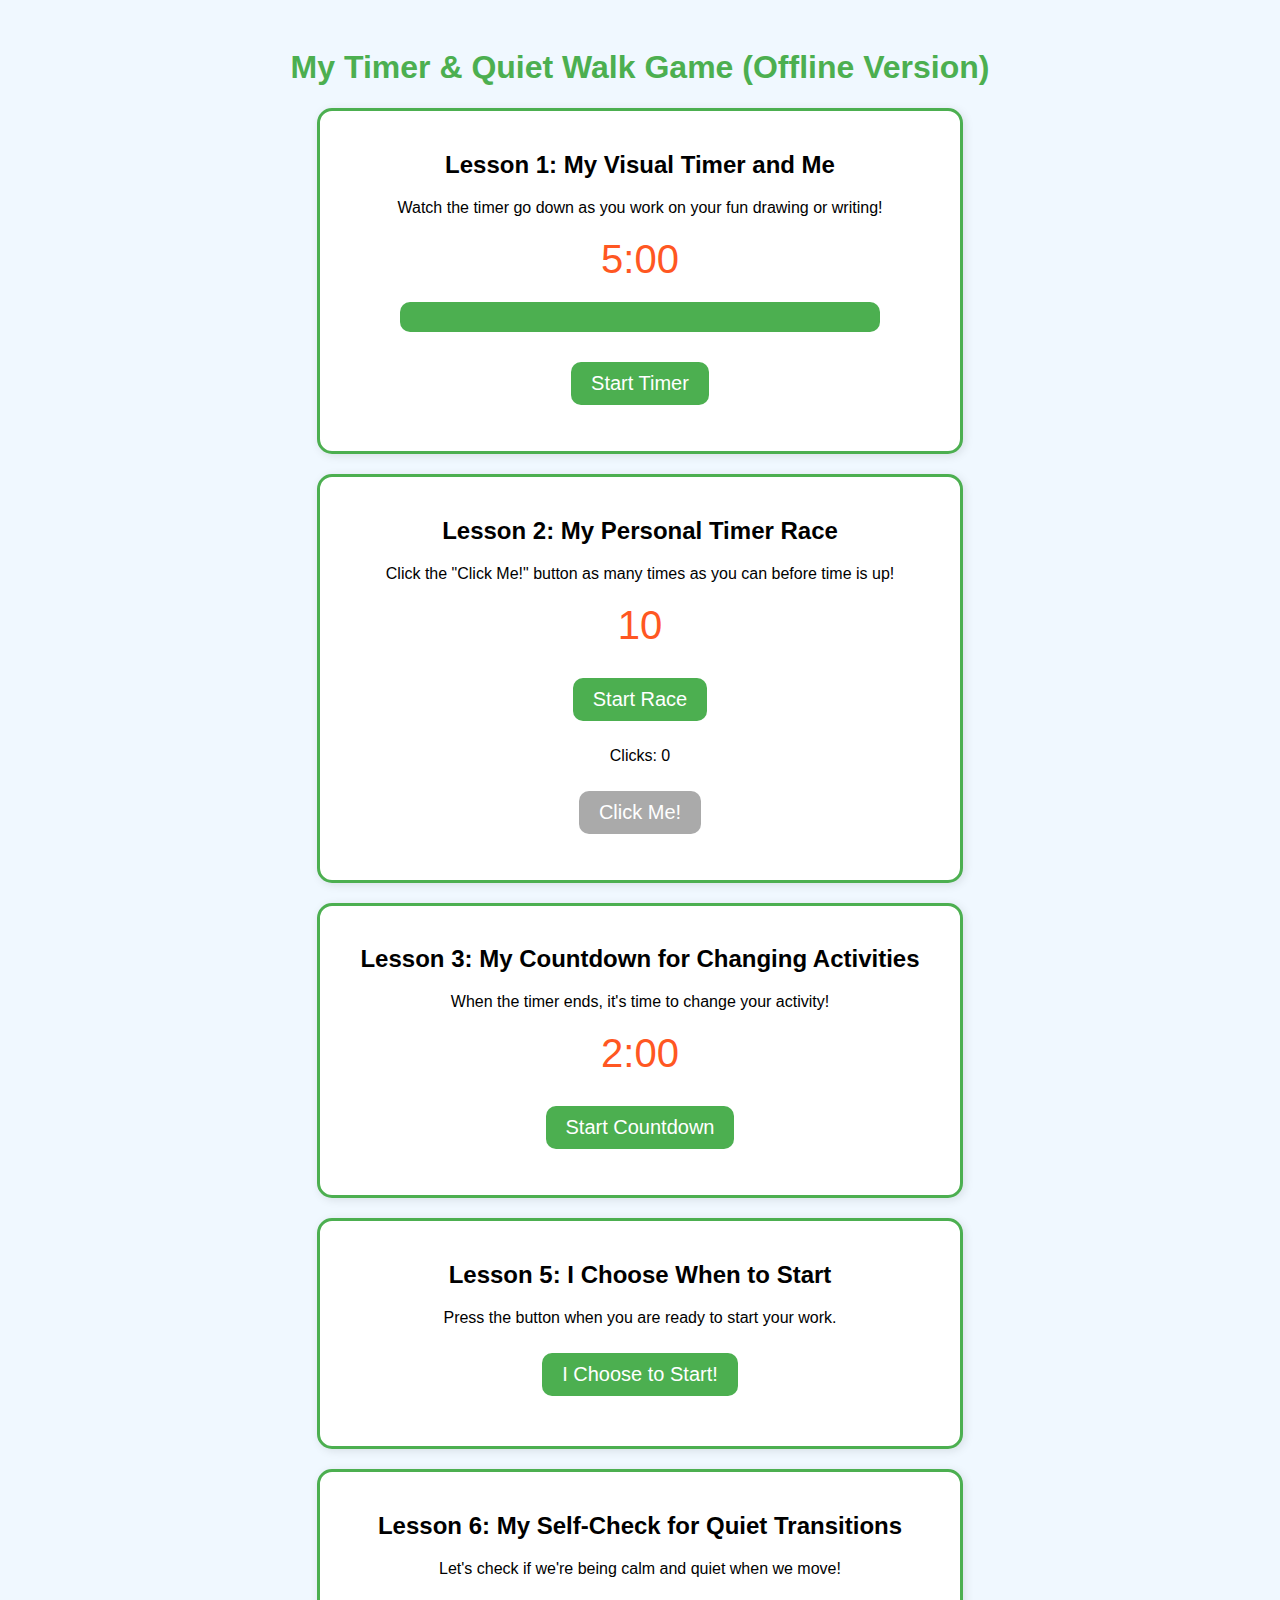
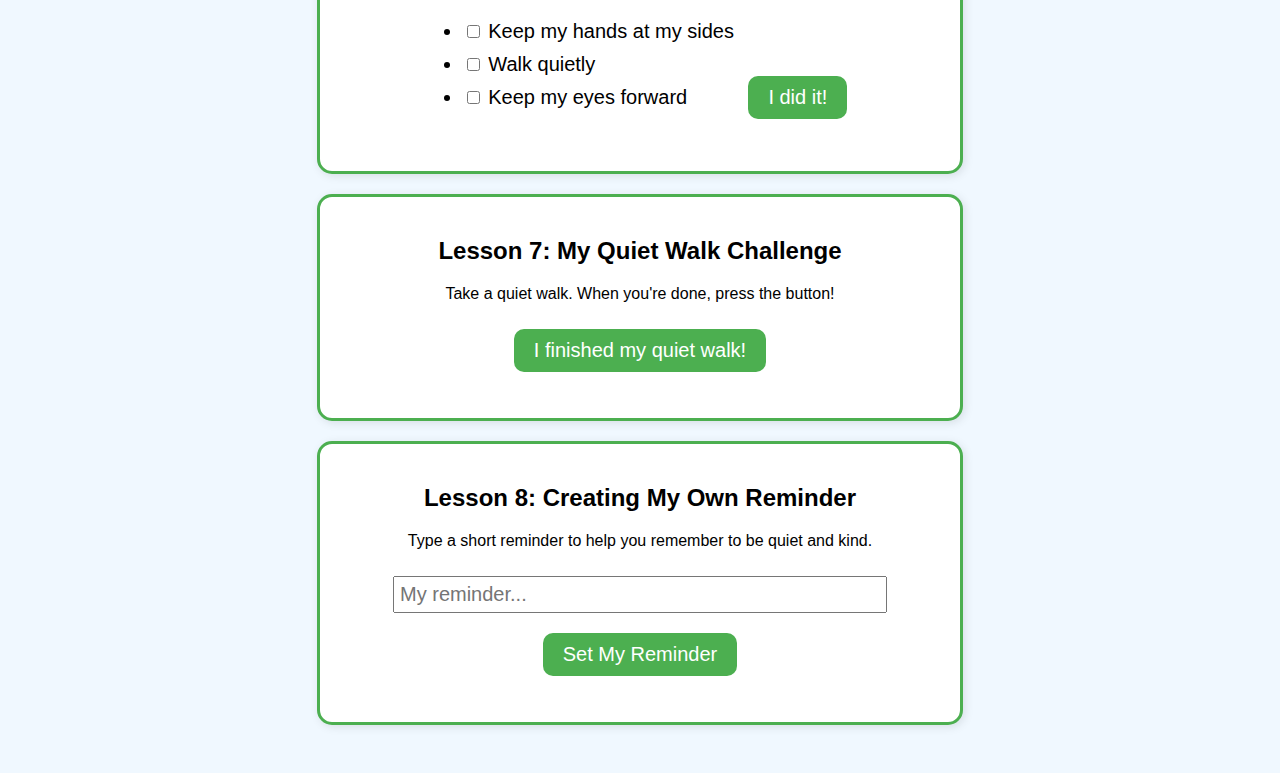
<file: offline.html>
<!DOCTYPE html>
<html lang="en">
<head>
  <meta charset="UTF-8">
  <title>My Timer & Quiet Walk Game (Offline Version)</title>
  <script>
    // All JavaScript code from script.js is now here
    let timer;
    function startVisualTimer() {
      let totalTime = 300;
      let timeLeft = totalTime;
      document.getElementById("timerDisplay").textContent = formatTime(timeLeft);
      document.getElementById("progress").style.width = "100%";
      clearInterval(timer);
      timer = setInterval(() => {
        timeLeft--;
        if (timeLeft < 0) {
          clearInterval(timer);
          document.getElementById("reflection1").textContent = "Time's up! Great job! Did you see how the timer helped you focus?";
        } else {
          document.getElementById("timerDisplay").textContent = formatTime(timeLeft);
          let progressWidth = (timeLeft / totalTime) * 100;
          document.getElementById("progress").style.width = progressWidth + "%";
          if (timeLeft === 30) {
            alert("Only 30 seconds left! Finish up your drawing or writing!");
          }
        }
      }, 1000);
    }

    function formatTime(seconds) {
      let min = Math.floor(seconds / 60);
      let sec = seconds % 60;
      return min + ":" + (sec < 10 ? "0" : "") + sec;
    }

    let raceTimer;
    let raceTime = 10;
    let clicks = 0;
    function startRace() {
      clicks = 0;
      document.getElementById("clickCount").textContent = clicks;
      document.getElementById("clickButton").disabled = false;
      document.getElementById("raceTimerDisplay").textContent = raceTime;
      clearInterval(raceTimer);
      raceTimer = setInterval(() => {
        raceTime--;
        document.getElementById("raceTimerDisplay").textContent = raceTime;
        if (raceTime <= 0) {
          clearInterval(raceTimer);
          document.getElementById("clickButton").disabled = true;
          document.getElementById("raceReflection").textContent = "Great job! You clicked " + clicks + " times!";
          raceTime = 10;
        }
      }, 1000);
    }

    function recordClick() {
      clicks++;
      document.getElementById("clickCount").textContent = clicks;
    }

    let countdownTimer;
    function startCountdown() {
      let countdownTime = 120;
      document.getElementById("countdownDisplay").textContent = formatTime(countdownTime);
      clearInterval(countdownTimer);
      countdownTimer = setInterval(() => {
        countdownTime--;
        if (countdownTime < 0) {
          clearInterval(countdownTimer);
          document.getElementById("activityMessage").textContent = "Time's up! Now, it's time for your next fun activity!";
        } else {
          document.getElementById("countdownDisplay").textContent = formatTime(countdownTime);
        }
      }, 1000);
    }

    let chooseTimer;
    function chooseStart() {
      document.getElementById("chooseTimerDisplay").textContent = "Your timer is on!";
      let chooseTime = 60;
      clearInterval(chooseTimer);
      chooseTimer = setInterval(() => {
        chooseTime--;
        if (chooseTime < 0) {
          clearInterval(chooseTimer);
          document.getElementById("chooseReflection").textContent = "Great job! You managed your time all by yourself!";
        } else {
          document.getElementById("chooseTimerDisplay").textContent = "Time left: " + chooseTime + " seconds";
        }
      }, 1000);
    }

    function selfCheck() {
      let c1 = document.getElementById("check1").checked;
      let c2 = document.getElementById("check2").checked;
      let c3 = document.getElementById("check3").checked;
      if (c1 && c2 && c3) {
        document.getElementById("selfCheckReflection").textContent = "Awesome! You did all your self-checks!";
      } else {
        document.getElementById("selfCheckReflection").textContent = "Try again! Check all the boxes to be sure.";
      }
    }

    function finishQuietWalk() {
      document.getElementById("quietWalkReflection").textContent = "Great job on your quiet walk! Keep being calm and steady!";
    }

    function setReminder() {
      let reminderText = document.getElementById("reminderInput").value;
      if (reminderText.trim() !== "") {
        document.getElementById("myReminder").textContent = "Your reminder: " + reminderText;
      } else {
        document.getElementById("myReminder").textContent = "Please type your reminder!";
      }
    }
  </script>
  <style>
    body {
      font-family: "Comic Sans MS", cursive, sans-serif;
      background-color: #f0f8ff;
      text-align: center;
      padding: 20px;
    }
    h1 {
      color: #4CAF50;
    }
    .lesson {
      border: 3px solid #4CAF50;
      border-radius: 15px;
      padding: 20px;
      margin: 20px auto;
      max-width: 600px;
      background-color: #ffffff;
      box-shadow: 2px 2px 10px rgba(0,0,0,0.1);
    }
    button {
      font-size: 20px;
      padding: 10px 20px;
      margin: 10px;
      background-color: #4CAF50;
      color: white;
      border: none;
      border-radius: 10px;
      cursor: pointer;
    }
    button:disabled {
      background-color: #aaa;
      cursor: not-allowed;
    }
    #timerDisplay, #raceTimerDisplay, #countdownDisplay, #chooseTimerDisplay {
      font-size: 40px;
      margin: 20px;
      color: #ff5722;
    }
    #progressBar {
      width: 80%;
      background-color: #ddd;
      border-radius: 10px;
      overflow: hidden;
      height: 30px;
      margin: 20px auto;
    }
    #progress {
      height: 100%;
      background-color: #4CAF50;
      width: 100%;
    }
    ul {
      text-align: left;
      display: inline-block;
    }
    li {
      font-size: 20px;
      margin: 10px 0;
    }
    input[type="text"] {
      font-size: 20px;
      padding: 5px;
      width: 80%;
      margin: 10px;
    }
  </style>
</head>
<body>
  <h1>My Timer & Quiet Walk Game (Offline Version)</h1>
  
  <div class="lesson" id="lesson1">
    <h2>Lesson 1: My Visual Timer and Me</h2>
    <p>Watch the timer go down as you work on your fun drawing or writing!</p>
    <div id="timerDisplay">5:00</div>
    <div id="progressBar"><div id="progress"></div></div>
    <button onclick="startVisualTimer()">Start Timer</button>
    <p id="reflection1"></p>
  </div>
  
  <div class="lesson" id="lesson2">
    <h2>Lesson 2: My Personal Timer Race</h2>
    <p>Click the "Click Me!" button as many times as you can before time is up!</p>
    <div id="raceTimerDisplay">10</div>
    <button onclick="startRace()">Start Race</button>
    <p>Clicks: <span id="clickCount">0</span></p>
    <button id="clickButton" onclick="recordClick()" disabled>Click Me!</button>
    <p id="raceReflection"></p>
  </div>
  
  <div class="lesson" id="lesson3">
    <h2>Lesson 3: My Countdown for Changing Activities</h2>
    <p>When the timer ends, it's time to change your activity!</p>
    <div id="countdownDisplay">2:00</div>
    <button onclick="startCountdown()">Start Countdown</button>
    <p id="activityMessage"></p>
  </div>
  
  <div class="lesson" id="lesson5">
    <h2>Lesson 5: I Choose When to Start</h2>
    <p>Press the button when you are ready to start your work.</p>
    <button onclick="chooseStart()">I Choose to Start!</button>
    <div id="chooseTimerDisplay"></div>
    <p id="chooseReflection"></p>
  </div>
  
  <div class="lesson" id="lesson6">
    <h2>Lesson 6: My Self-Check for Quiet Transitions</h2>
    <p>Let's check if we're being calm and quiet when we move!</p>
    <ul>
      <li><input type="checkbox" id="check1"> Keep my hands at my sides</li>
      <li><input type="checkbox" id="check2"> Walk quietly</li>
      <li><input type="checkbox" id="check3"> Keep my eyes forward</li>
    </ul>
    <button onclick="selfCheck()">I did it!</button>
    <p id="selfCheckReflection"></p>
  </div>
  
  <div class="lesson" id="lesson7">
    <h2>Lesson 7: My Quiet Walk Challenge</h2>
    <p>Take a quiet walk. When you're done, press the button!</p>
    <button onclick="finishQuietWalk()">I finished my quiet walk!</button>
    <p id="quietWalkReflection"></p>
  </div>
  
  <div class="lesson" id="lesson8">
    <h2>Lesson 8: Creating My Own Reminder</h2>
    <p>Type a short reminder to help you remember to be quiet and kind.</p>
    <input type="text" id="reminderInput" placeholder="My reminder...">
    <button onclick="setReminder()">Set My Reminder</button>
    <p id="myReminder"></p>
  </div>
</body>
</html>
</file>
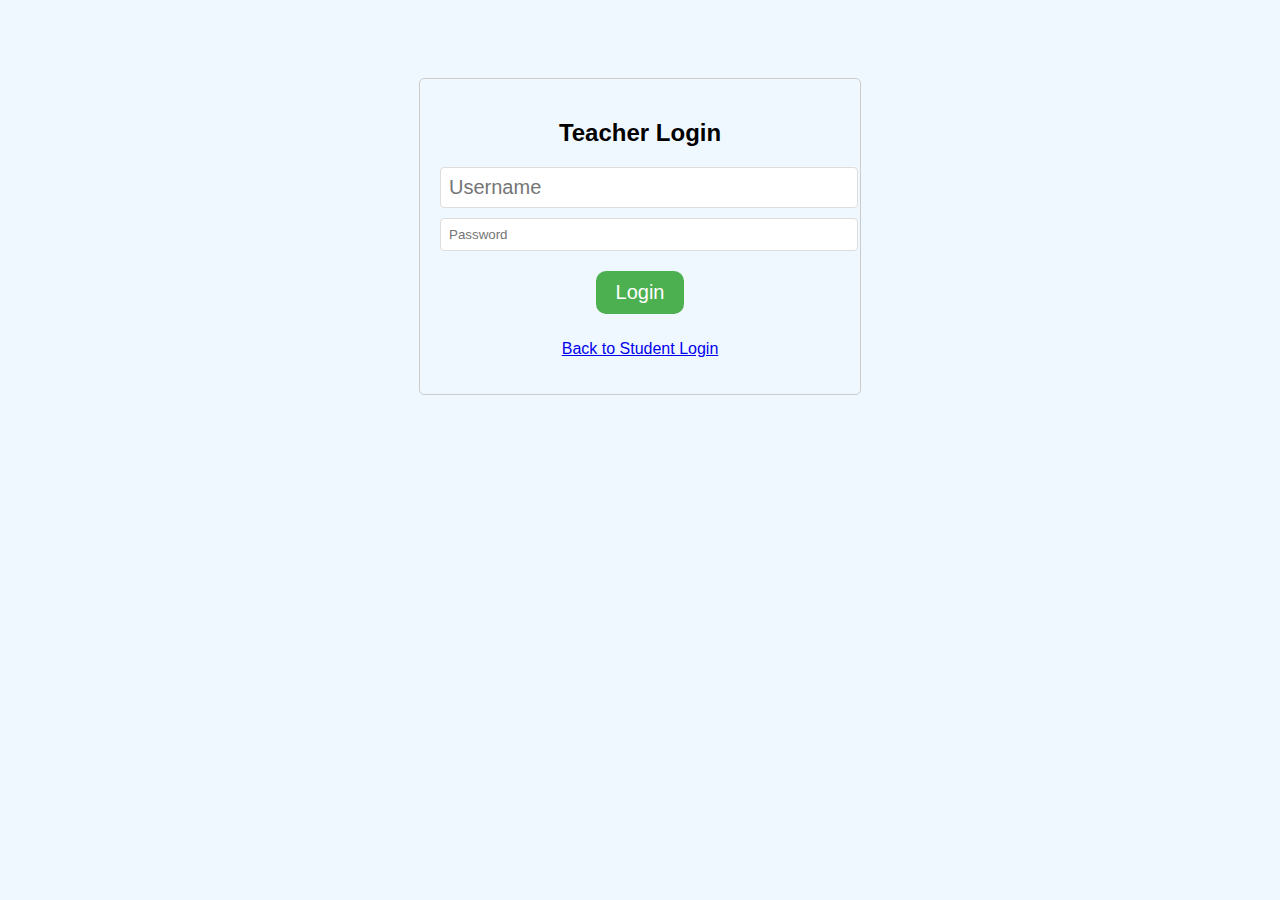
<file: admin/admin.html>
<!DOCTYPE html>
<html lang="en">
<head>
    <meta charset="UTF-8">
    <meta name="viewport" content="width=device-width, initial-scale=1.0">
    <title>Teacher Dashboard</title>
    <link rel="stylesheet" href="../style.css">
    <link rel="stylesheet" href="admin-style.css">
</head>
<body>
    <div id="loginForm" class="auth-section">
        <h2>Teacher Login</h2>
        <input type="text" id="adminUsername" placeholder="Username">
        <input type="password" id="adminPassword" placeholder="Password">
        <button onclick="adminLogin()">Login</button>
        <p><a href="../index.html">Back to Student Login</a></p>
    </div>

    <div id="adminPanel" style="display: none;">
        <header class="admin-header">
            <h1>Teacher Control Panel</h1>
            <button onclick="adminSession.end()" class="logout-btn">Logout</button>
        </header>
        
        <div class="admin-content">
            <section class="control-section">
                <h2>Timer Controls</h2>
                <div class="timer-settings">
                    <div class="timer-control">
                        <label>Visual Timer (seconds):</label>
                        <input type="number" id="visualTimer" min="30" max="600">
                        <button onclick="updateTimer('visualTimer', document.getElementById('visualTimer').value)">Update</button>
                    </div>
                    <div class="timer-control">
                        <label>Race Timer (seconds):</label>
                        <input type="number" id="raceTimer" min="5" max="30">
                        <button onclick="updateTimer('raceTimer', document.getElementById('raceTimer').value)">Update</button>
                    </div>
                    <div class="timer-control">
                        <label>Activity Timer (seconds):</label>
                        <input type="number" id="countdownTimer" min="30" max="300">
                        <button onclick="updateTimer('countdownTimer', document.getElementById('countdownTimer').value)">Update</button>
                    </div>
                </div>
            </section>

            <section class="control-section">
                <h2>Student Management</h2>
                <div class="student-form">
                    <h3>Add New Student</h3>
                    <input type="text" id="newStudentUsername" placeholder="Username">
                    <input type="text" id="newStudentDisplayName" placeholder="Display Name">
                    <input type="password" id="newStudentPassword" placeholder="Password">
                    <button onclick="addStudent()">Add Student</button>
                </div>
                <div class="student-list" id="studentList">
                    <!-- Student list will be populated here -->
                </div>
            </section>

            <section class="control-section">
                <h2>Audio Settings</h2>
                <div class="audio-controls">
                    <button onclick="toggleAudioFeedback(true)">Enable Sounds</button>
                    <button onclick="toggleAudioFeedback(false)">Disable Sounds</button>
                </div>
            </section>

            <section class="control-section">
                <h2>Student Progress</h2>
                <div class="progress-display" id="progressDisplay">
                    <!-- Progress data will be displayed here -->
                </div>
            </section>

            <section class="control-section emergency">
                <h2>Emergency Controls</h2>
                <button onclick="stopAllTimers()" class="emergency-btn">STOP ALL TIMERS</button>
            </section>
        </div>
    </div>

    <script src="config.js"></script>
    <script src="admin.js"></script>
</body>
</html>
</file>
<file: style.css>
body {
    font-family: "Comic Sans MS", cursive, sans-serif;
    background-color: #f0f8ff;
    text-align: center;
    padding: 20px;
}

h1 {
    color: #4CAF50;
}

.lesson {
    border: 3px solid #4CAF50;
    border-radius: 15px;
    padding: 20px;
    margin: 20px auto;
    max-width: 600px;
    background-color: #ffffff;
    box-shadow: 2px 2px 10px rgba(0,0,0,0.1);
}

button {
    font-size: 20px;
    padding: 10px 20px;
    margin: 10px;
    background-color: #4CAF50;
    color: white;
    border: none;
    border-radius: 10px;
    cursor: pointer;
}

button:disabled {
    background-color: #aaa;
    cursor: not-allowed;
}

/* Timer Display Styles */
.timer-container {
    display: flex;
    flex-direction: column;
    align-items: center;
    margin: 20px auto;
    position: relative;
}

.timer-icon {
    width: 64px;
    height: 64px;
    margin-bottom: 10px;
    background-image: url('assets/icons/status/timer-base.svg');
    background-size: contain;
    background-repeat: no-repeat;
    transition: background-image 0.3s ease;
}

.timer-warning .timer-icon {
    background-image: url('assets/icons/status/timer-warning.svg');
}

.timer-complete .timer-icon {
    background-image: url('assets/icons/status/timer-complete.svg');
}

#timerDisplay, #raceTimerDisplay, #countdownDisplay, #chooseTimerDisplay {
    font-size: 40px;
    margin: 10px;
    color: #4CAF50;
    font-weight: bold;
    text-shadow: 1px 1px 2px rgba(0,0,0,0.1);
    transition: color 0.3s ease;
}

.timer-warning #timerDisplay {
    color: #FFA726;
}

/* Enhanced Progress Bar */
#progressBar {
    width: 80%;
    background-color: #E8F5E9;
    border-radius: 15px;
    overflow: hidden;
    height: 30px;
    margin: 20px auto;
    box-shadow: inset 0 2px 5px rgba(0,0,0,0.1);
    border: 2px solid #4CAF50;
}

#progress {
    height: 100%;
    background: linear-gradient(45deg, #4CAF50 25%, #66BB6A 25%, #66BB6A 50%, #4CAF50 50%, #4CAF50 75%, #66BB6A 75%);
    background-size: 40px 40px;
    width: 100%;
    transition: width 0.5s ease;
    animation: progress-animation 1s linear infinite;
}

@keyframes progress-animation {
    0% {
        background-position: 0 0;
    }
    100% {
        background-position: 40px 0;
    }
}

.timer-warning #progress {
    background: linear-gradient(45deg, #FFA726 25%, #FFB74D 25%, #FFB74D 50%, #FFA726 50%, #FFA726 75%, #FFB74D 75%);
}

ul {
    text-align: left;
    display: inline-block;
}

li {
    font-size: 20px;
    margin: 10px 0;
}

input[type="text"] {
    font-size: 20px;
    padding: 5px;
    width: 80%;
    margin: 10px;
}

.auth-section {
    max-width: 400px;
    margin: 50px auto;
    padding: 20px;
    border: 1px solid #ccc;
    border-radius: 5px;
    text-align: center;
}

.auth-section input {
    display: block;
    width: 100%;
    margin: 10px 0;
    padding: 8px;
    border: 1px solid #ddd;
    border-radius: 4px;
}


input[type="checkbox"] {
    margin-right: 10px;
    transform: scale(1.5);
}

#mainContent {
    margin-top: 20px;
}

/* Student Welcome Banner */
.welcome-banner {
    background: linear-gradient(135deg, #4CAF50, #66BB6A);
    color: white;
    padding: 20px;
    border-radius: 15px;
    margin: 20px auto;
    max-width: 600px;
    text-align: center;
    box-shadow: 0 4px 8px rgba(0,0,0,0.1);
    animation: slideDown 0.5s ease-out;
}

.welcome-banner h2 {
    margin: 0;
    font-size: 24px;
}

.welcome-banner p {
    margin: 10px 0 0;
    font-size: 18px;
}

/* Celebration Popup */
.celebration-popup {
    position: fixed;
    top: 50%;
    left: 50%;
    transform: translate(-50%, -50%);
    background: white;
    padding: 20px;
    border-radius: 15px;
    box-shadow: 0 4px 15px rgba(0,0,0,0.2);
    text-align: center;
    z-index: 1000;
    animation: popIn 0.5s ease-out;
}

.celebration-popup h3 {
    color: #4CAF50;
    margin: 0 0 10px;
}

.celebration-popup.fade-out {
    animation: fadeOut 0.5s ease-out forwards;
}

/* Animations */
@keyframes slideDown {
    from {
        transform: translateY(-20px);
        opacity: 0;
    }
    to {
        transform: translateY(0);
        opacity: 1;
    }
}

@keyframes popIn {
    from {
        transform: translate(-50%, -50%) scale(0.5);
        opacity: 0;
    }
    to {
        transform: translate(-50%, -50%) scale(1);
        opacity: 1;
    }
}

@keyframes fadeOut {
    from {
        opacity: 1;
    }
    to {
        opacity: 0;
    }
}
</file>
<file: admin/admin-style.css>
/* Admin Dashboard Styles */
.admin-header {
    background-color: #4CAF50;
    color: white;
    padding: 15px 20px;
    display: flex;
    justify-content: space-between;
    align-items: center;
    margin-bottom: 20px;
}

.admin-content {
    padding: 20px;
    max-width: 1200px;
    margin: 0 auto;
}

.control-section {
    background: white;
    border-radius: 8px;
    padding: 20px;
    margin-bottom: 20px;
    box-shadow: 0 2px 4px rgba(0,0,0,0.1);
}

/* Timer Controls */
.timer-settings {
    display: grid;
    gap: 15px;
    margin-top: 15px;
}

.timer-control {
    display: flex;
    align-items: center;
    gap: 10px;
    padding: 15px;
    border-radius: 8px;
    background-color: #ffffff;
    border: 1px solid #e0e0e0;
    transition: all 0.3s ease;
}

.timer-control:hover {
    border-color: #4CAF50;
    box-shadow: 0 2px 5px rgba(0,0,0,0.1);
}

.timer-control label {
    min-width: 180px;
    font-weight: 500;
}

.timer-control.custom-setting {
    background: #E8F5E9;
    border: 1px solid #4CAF50;
}

.timer-control.custom-setting input {
    border-color: #4CAF50;
}

.timer-control.custom-setting::before {
    content: "✏️";
    margin-right: 5px;
}

.timer-control input[type="number"] {
    width: 100px;
    padding: 10px;
    border: 1px solid #ddd;
    border-radius: 4px;
    font-size: 16px;
    text-align: center;
}

.timer-control input[type="number"]:focus {
    border-color: #4CAF50;
    outline: none;
    box-shadow: 0 0 0 2px rgba(76, 175, 80, 0.2);
}

/* Student Management */
.student-form {
    background: #f5f5f5;
    padding: 20px;
    border-radius: 8px;
    margin-bottom: 20px;
}

.student-form input {
    display: block;
    width: 100%;
    padding: 8px;
    margin: 10px 0;
    border: 1px solid #ddd;
    border-radius: 4px;
}

.student-list {
    margin-top: 20px;
}

.student-item {
    display: flex;
    justify-content: space-between;
    align-items: center;
    padding: 10px;
    border: 1px solid #ddd;
    border-radius: 4px;
    margin-bottom: 10px;
    background: white;
}

/* Progress Display */
.progress-display {
    max-height: 400px;
    overflow-y: auto;
    padding: 10px;
}

.student-progress {
    background: #f5f5f5;
    padding: 15px;
    border-radius: 8px;
    margin-bottom: 15px;
}

.activity-progress {
    margin: 10px 0;
    padding: 8px;
    background: white;
    border-radius: 4px;
}

/* Buttons */
.logout-btn {
    background: transparent;
    border: 2px solid white;
    color: white;
    padding: 8px 15px;
}

.logout-btn:hover {
    background: rgba(255,255,255,0.1);
}

button.danger {
    background-color: #ff5722;
}

button.danger:hover {
    background-color: #f4511e;
}

.emergency-btn {
    background-color: #f44336;
    width: 100%;
    padding: 15px;
    font-size: 18px;
    font-weight: bold;
}

.emergency-btn:hover {
    background-color: #d32f2f;
}

/* Responsive Design */
@media (max-width: 768px) {
    .timer-control {
        flex-direction: column;
        align-items: stretch;
    }
    
    .student-item {
        flex-direction: column;
        gap: 10px;
        text-align: center;
    }
    
    .student-item button {
        width: 100%;
    }
}
</file>
